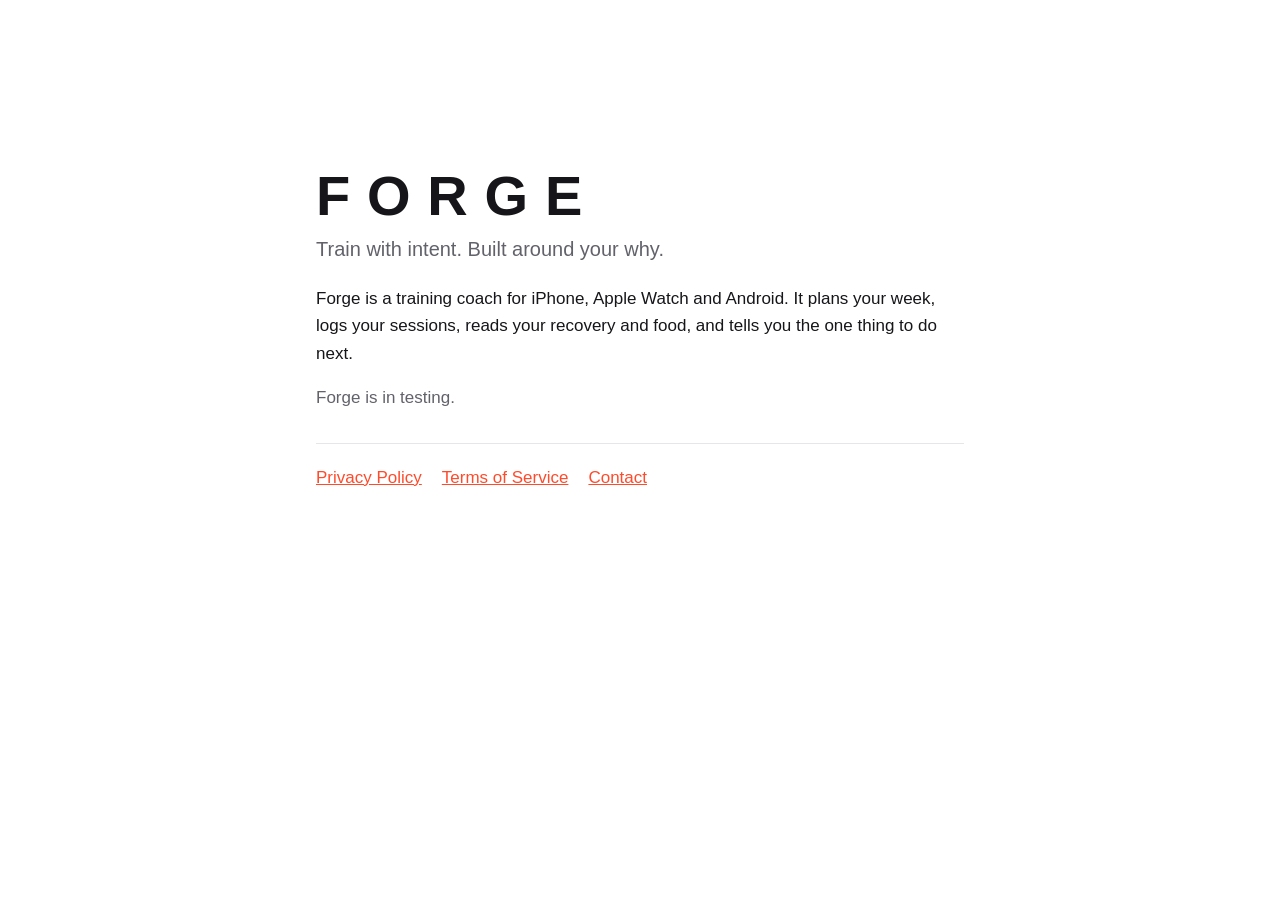
<file: index.html>
<!doctype html>
<html lang="en">
<head>
<meta charset="utf-8">
<meta name="viewport" content="width=device-width, initial-scale=1">
<title>Forge</title>
<meta name="description" content="Forge: a training coach that plans, logs and reads your training, recovery and food.">
<link rel="stylesheet" href="style.css">
</head>
<body>
<main class="home">
<h1 class="mark">FORGE</h1>
<p class="lede">Train with intent. Built around your why.</p>
<p>Forge is a training coach for iPhone, Apple Watch and Android. It plans your week, logs your sessions, reads your
recovery and food, and tells you the one thing to do next.</p>
<p class="muted">Forge is in testing.</p>
<nav>
<a href="privacy.html">Privacy Policy</a>
<a href="terms.html">Terms of Service</a>
<a href="mailto:forge.coach.fitness@gmail.com">Contact</a>
</nav>
</main>
</body>
</html>
</file>
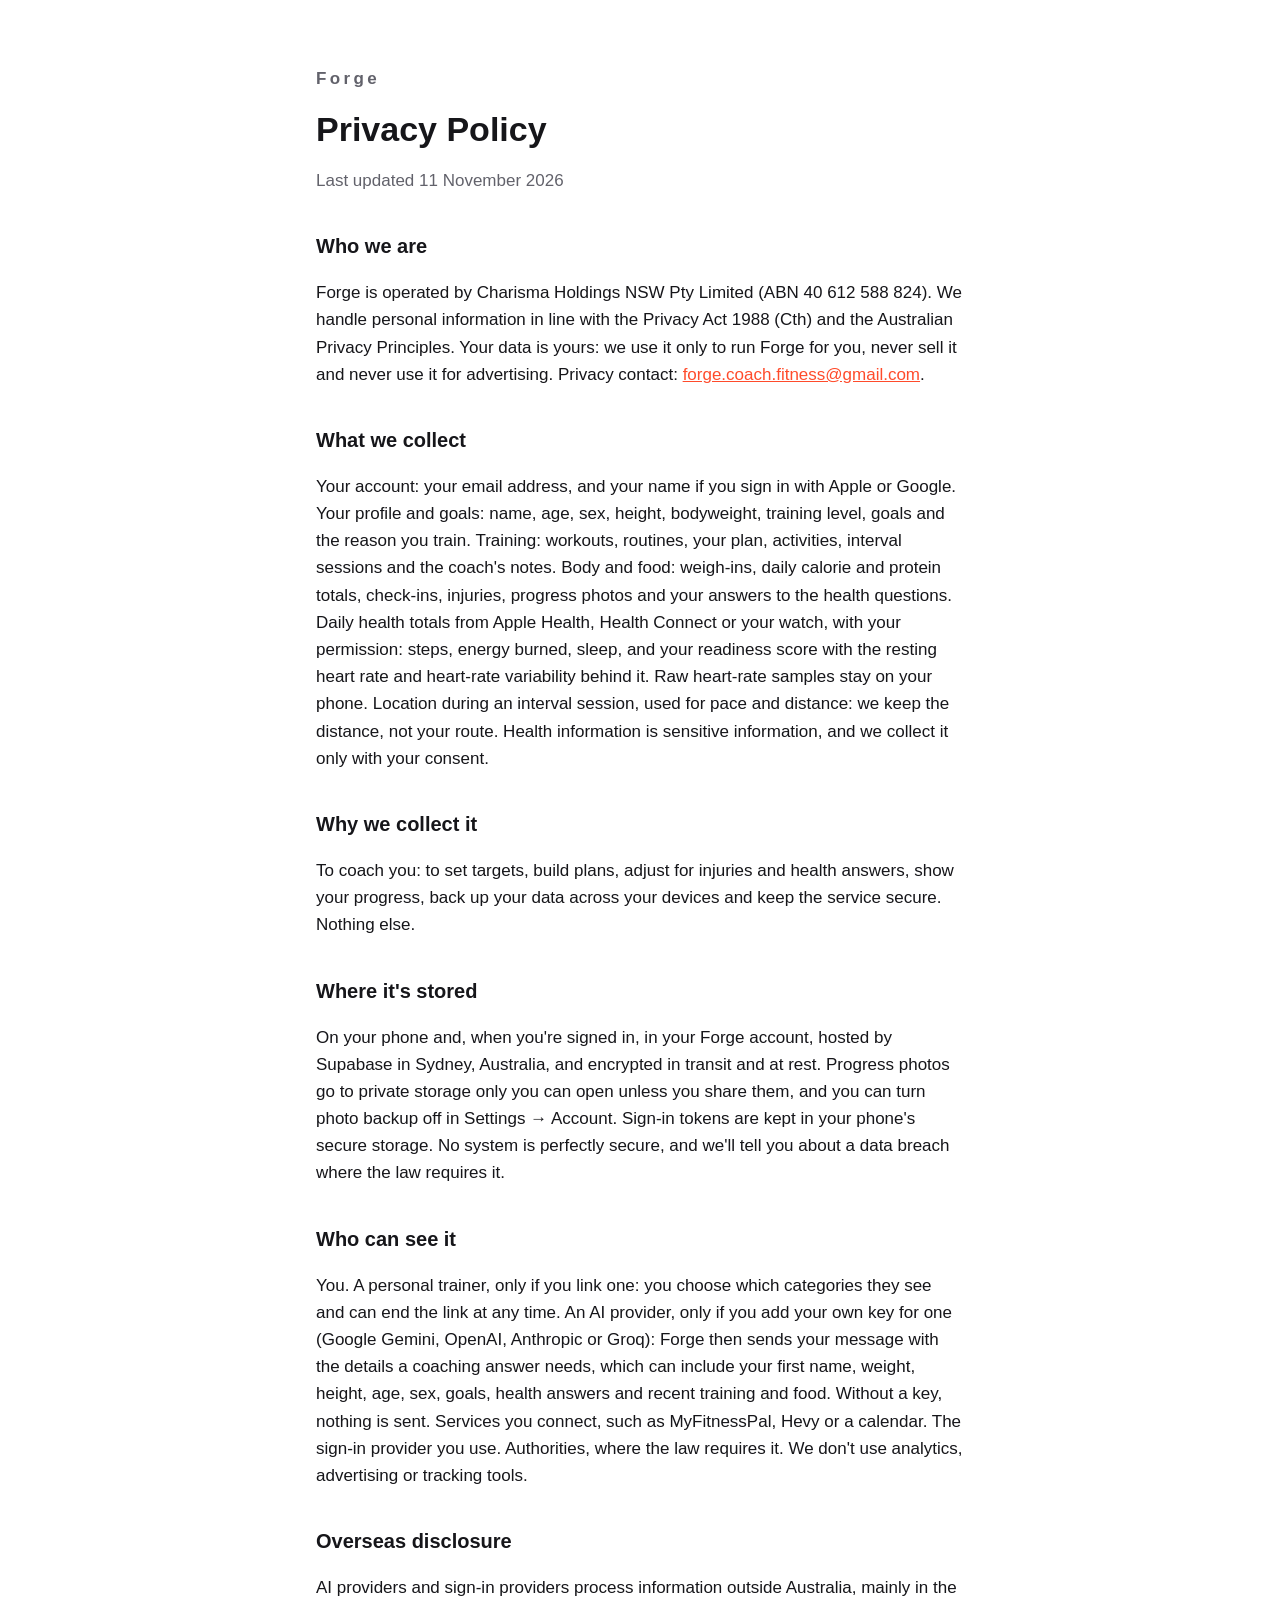
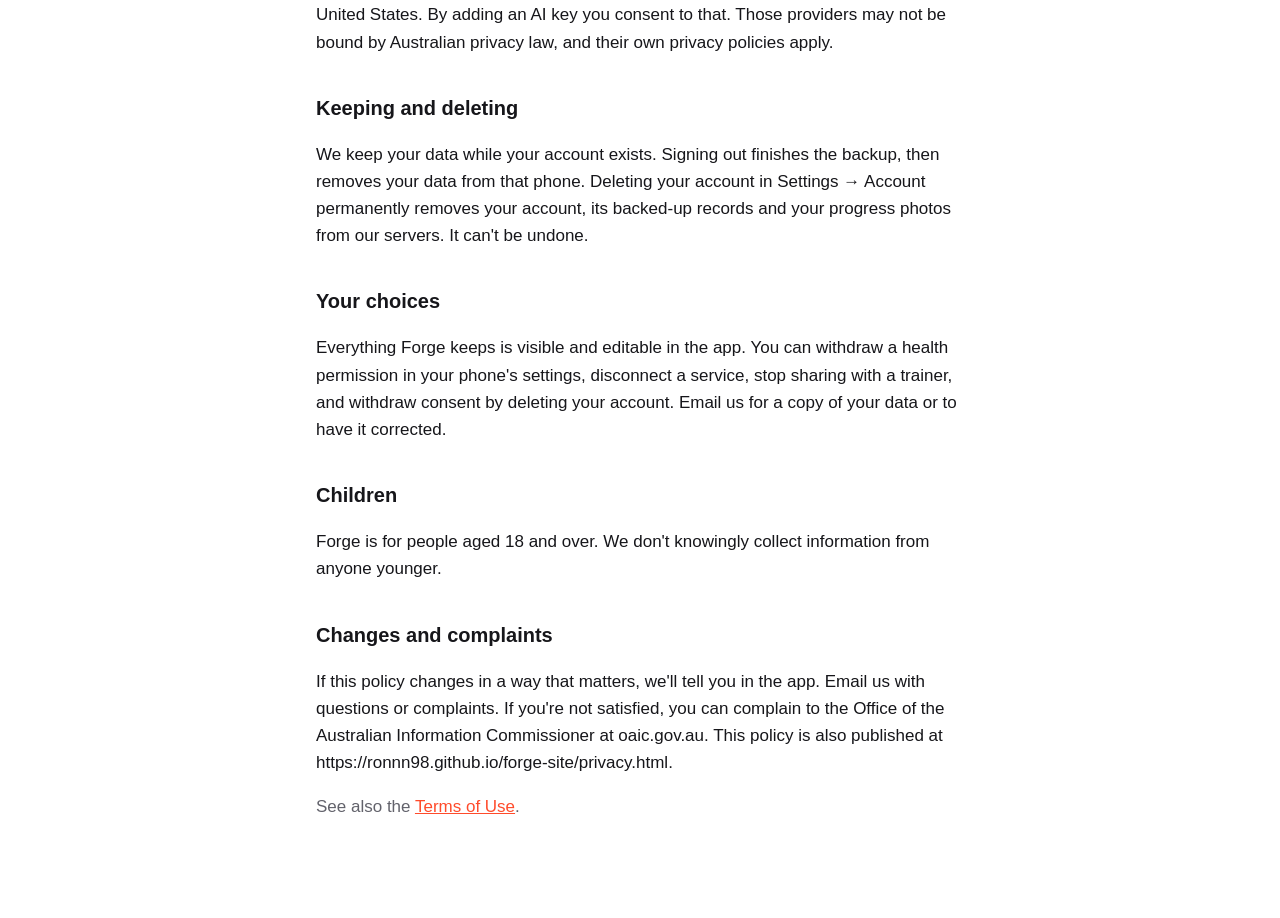
<file: privacy.html>
<!doctype html>
<html lang="en">
<head>
<meta charset="utf-8">
<meta name="viewport" content="width=device-width, initial-scale=1">
<title>Forge Privacy Policy</title>
<link rel="stylesheet" href="style.css">
</head>
<body>
<main>
<p class="back"><a href="./">Forge</a></p>
<h1>Privacy Policy</h1>
<p class="muted">Last updated 11 November 2026</p>

<h2>Who we are</h2>
<p>Forge is operated by Charisma Holdings NSW Pty Limited (ABN 40 612 588 824). We handle personal information in line with the Privacy Act 1988 (Cth) and the Australian Privacy Principles. Your data is yours: we use it only to run Forge for you, never sell it and never use it for advertising. Privacy contact: <a href="mailto:forge.coach.fitness@gmail.com">forge.coach.fitness@gmail.com</a>.</p>

<h2>What we collect</h2>
<p>Your account: your email address, and your name if you sign in with Apple or Google. Your profile and goals: name, age, sex, height, bodyweight, training level, goals and the reason you train. Training: workouts, routines, your plan, activities, interval sessions and the coach's notes. Body and food: weigh-ins, daily calorie and protein totals, check-ins, injuries, progress photos and your answers to the health questions. Daily health totals from Apple Health, Health Connect or your watch, with your permission: steps, energy burned, sleep, and your readiness score with the resting heart rate and heart-rate variability behind it. Raw heart-rate samples stay on your phone. Location during an interval session, used for pace and distance: we keep the distance, not your route. Health information is sensitive information, and we collect it only with your consent.</p>

<h2>Why we collect it</h2>
<p>To coach you: to set targets, build plans, adjust for injuries and health answers, show your progress, back up your data across your devices and keep the service secure. Nothing else.</p>

<h2>Where it&#x27;s stored</h2>
<p>On your phone and, when you're signed in, in your Forge account, hosted by Supabase in Sydney, Australia, and encrypted in transit and at rest. Progress photos go to private storage only you can open unless you share them, and you can turn photo backup off in Settings → Account. Sign-in tokens are kept in your phone's secure storage. No system is perfectly secure, and we'll tell you about a data breach where the law requires it.</p>

<h2>Who can see it</h2>
<p>You. A personal trainer, only if you link one: you choose which categories they see and can end the link at any time. An AI provider, only if you add your own key for one (Google Gemini, OpenAI, Anthropic or Groq): Forge then sends your message with the details a coaching answer needs, which can include your first name, weight, height, age, sex, goals, health answers and recent training and food. Without a key, nothing is sent. Services you connect, such as MyFitnessPal, Hevy or a calendar. The sign-in provider you use. Authorities, where the law requires it. We don't use analytics, advertising or tracking tools.</p>

<h2>Overseas disclosure</h2>
<p>AI providers and sign-in providers process information outside Australia, mainly in the United States. By adding an AI key you consent to that. Those providers may not be bound by Australian privacy law, and their own privacy policies apply.</p>

<h2>Keeping and deleting</h2>
<p>We keep your data while your account exists. Signing out finishes the backup, then removes your data from that phone. Deleting your account in Settings → Account permanently removes your account, its backed-up records and your progress photos from our servers. It can't be undone.</p>

<h2>Your choices</h2>
<p>Everything Forge keeps is visible and editable in the app. You can withdraw a health permission in your phone's settings, disconnect a service, stop sharing with a trainer, and withdraw consent by deleting your account. Email us for a copy of your data or to have it corrected.</p>

<h2>Children</h2>
<p>Forge is for people aged 18 and over. We don't knowingly collect information from anyone younger.</p>

<h2>Changes and complaints</h2>
<p>If this policy changes in a way that matters, we'll tell you in the app. Email us with questions or complaints. If you're not satisfied, you can complain to the Office of the Australian Information Commissioner at oaic.gov.au. This policy is also published at https://ronnn98.github.io/forge-site/privacy.html.</p>

<p class="muted">See also the <a href="terms.html">Terms of Use</a>.</p>
</main>
</body>
</html>
</file>
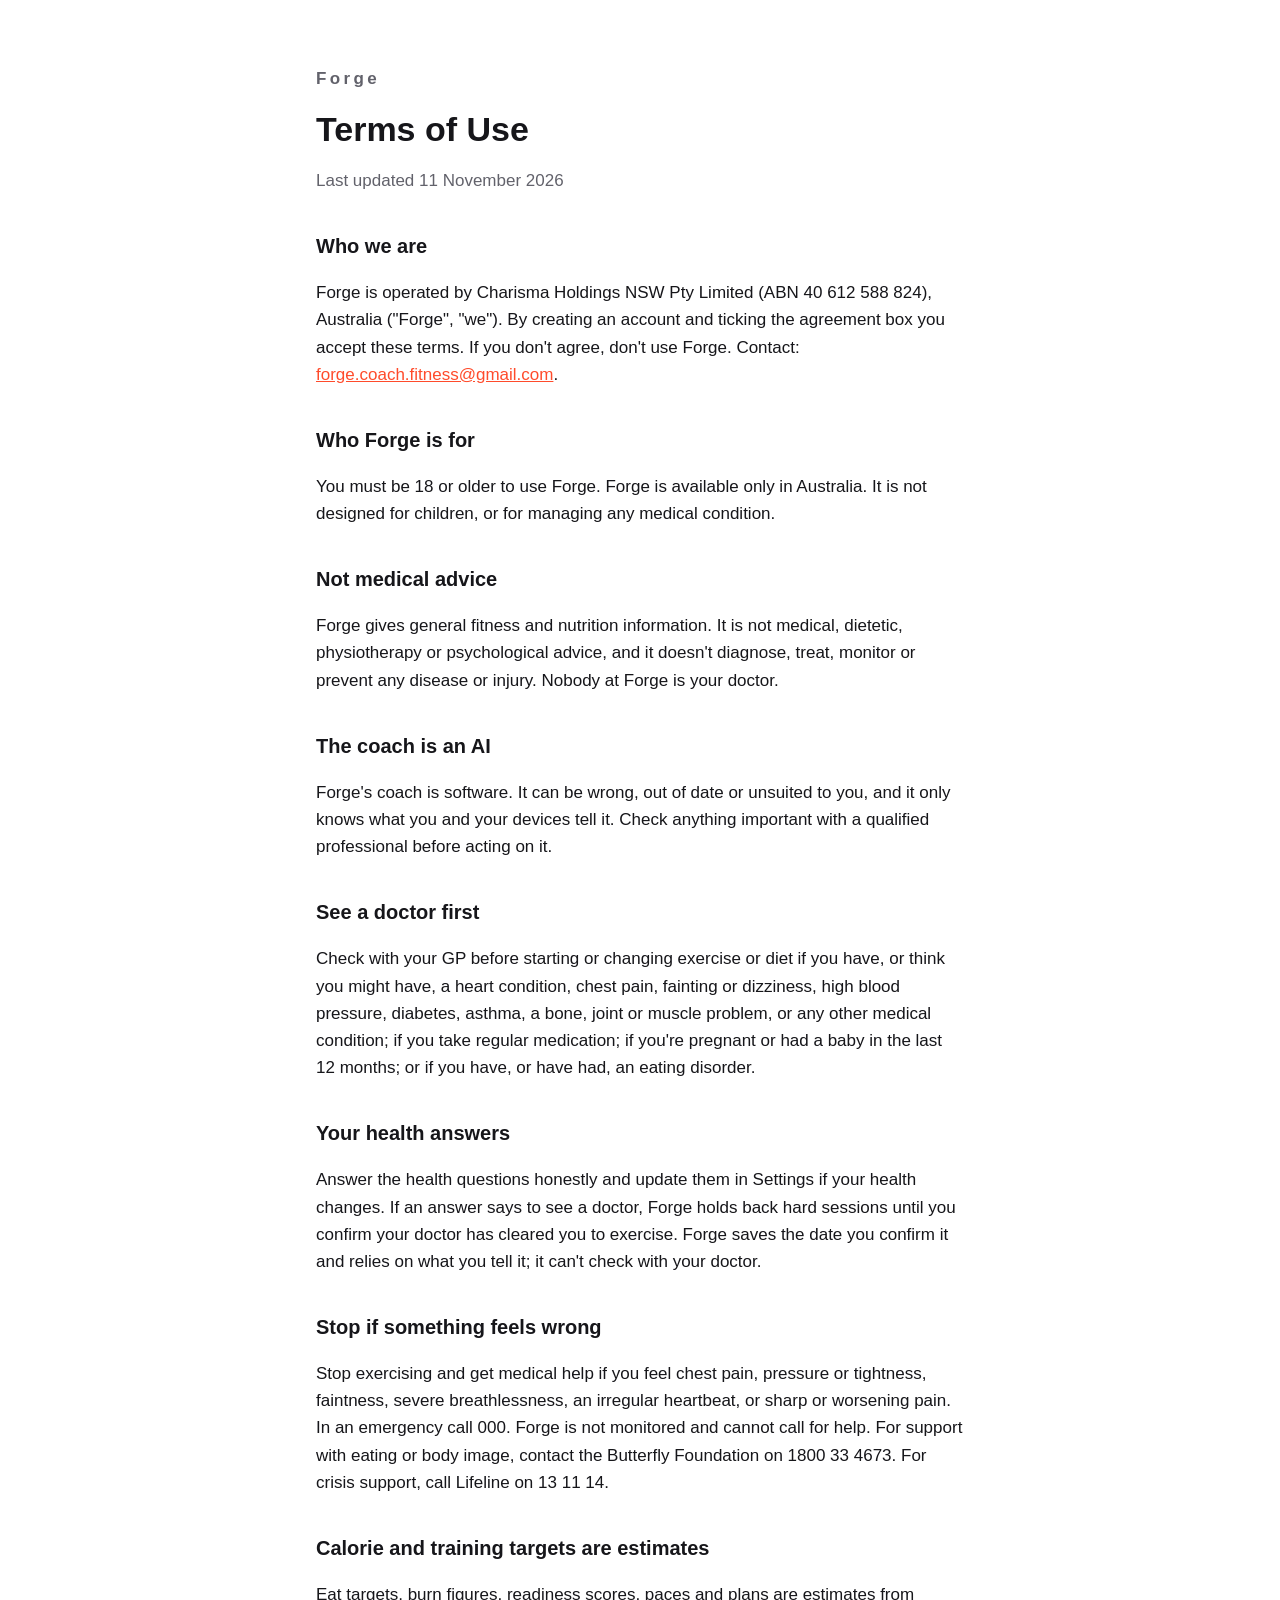
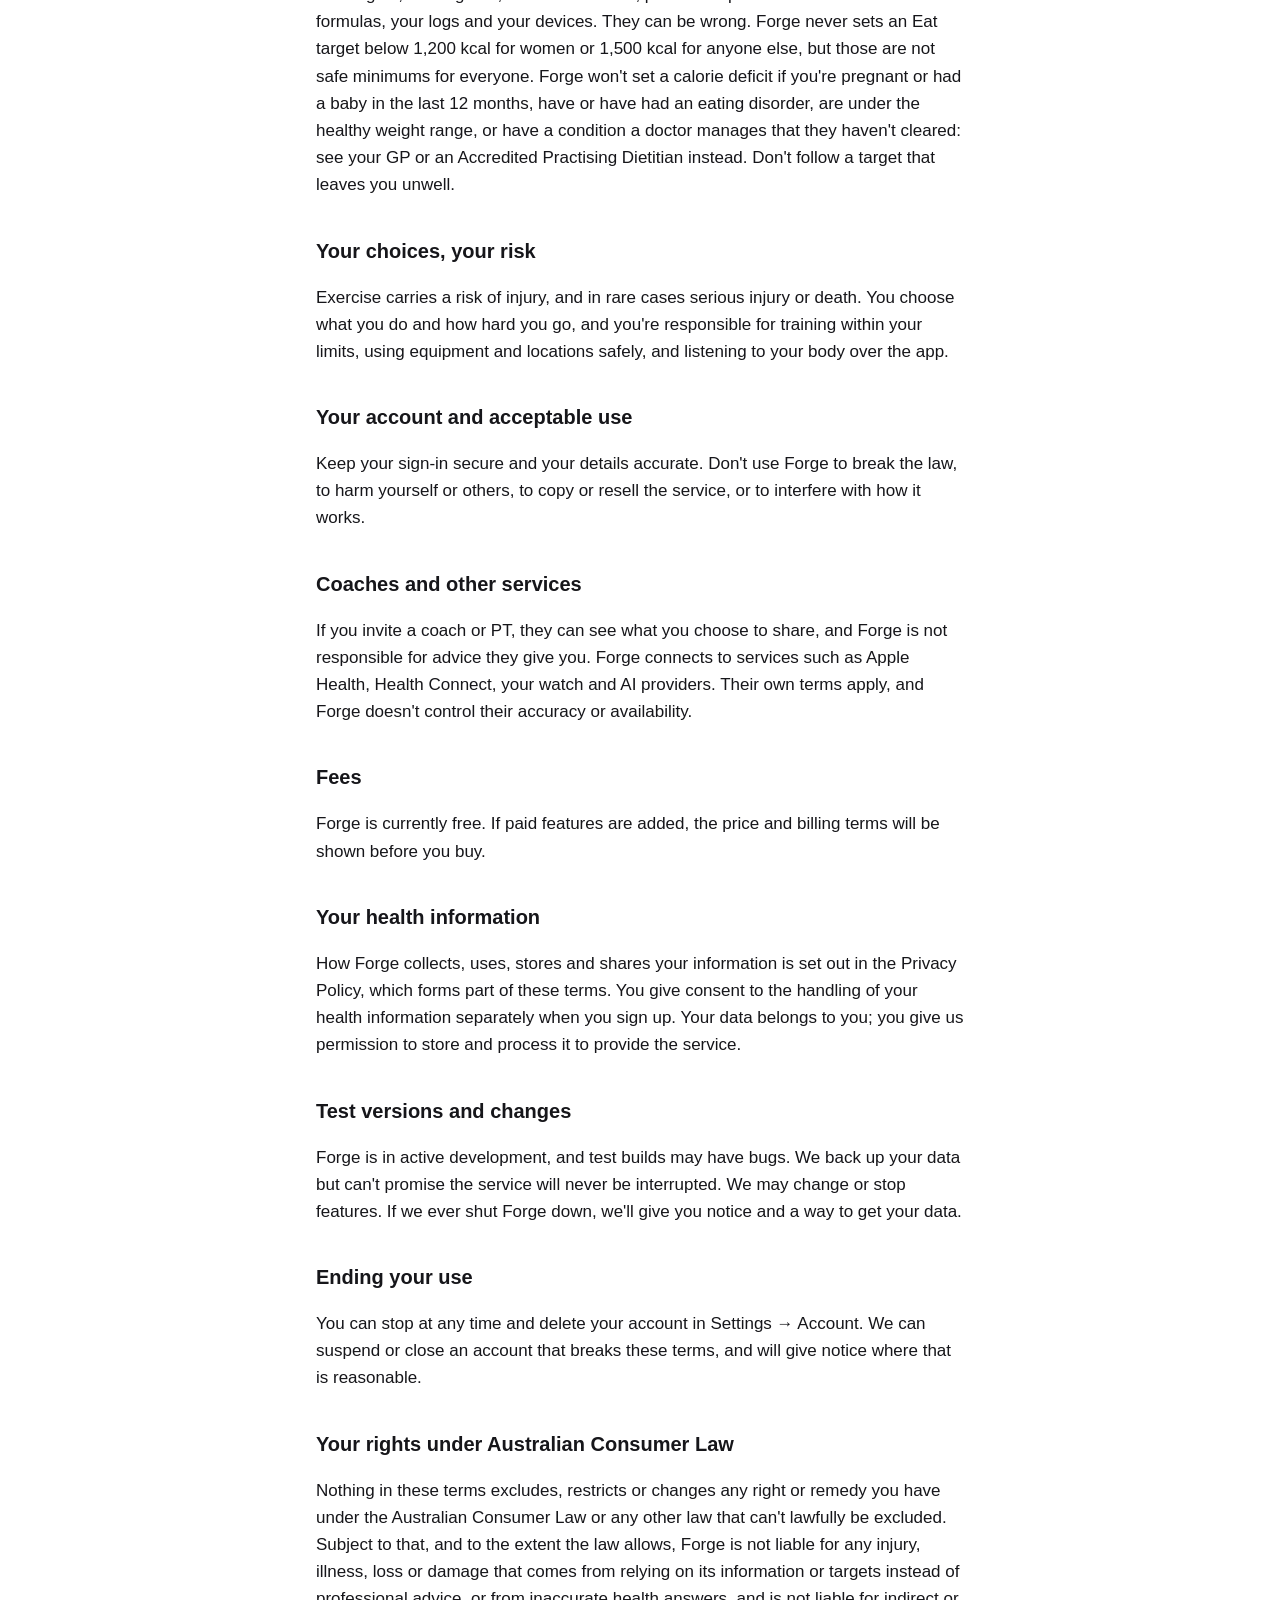
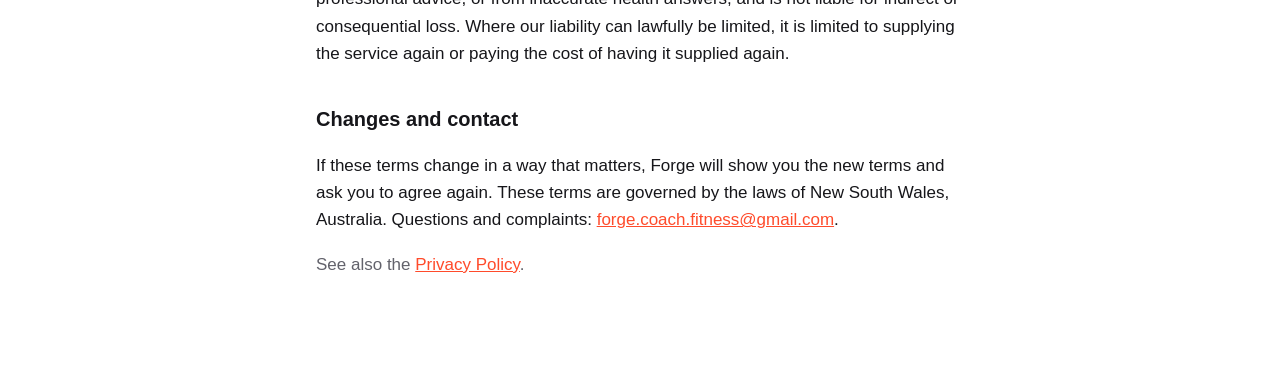
<file: terms.html>
<!doctype html>
<html lang="en">
<head>
<meta charset="utf-8">
<meta name="viewport" content="width=device-width, initial-scale=1">
<title>Forge Terms of Use</title>
<link rel="stylesheet" href="style.css">
</head>
<body>
<main>
<p class="back"><a href="./">Forge</a></p>
<h1>Terms of Use</h1>
<p class="muted">Last updated 11 November 2026</p>

<h2>Who we are</h2>
<p>Forge is operated by Charisma Holdings NSW Pty Limited (ABN 40 612 588 824), Australia ("Forge", "we"). By creating an account and ticking the agreement box you accept these terms. If you don't agree, don't use Forge. Contact: <a href="mailto:forge.coach.fitness@gmail.com">forge.coach.fitness@gmail.com</a>.</p>

<h2>Who Forge is for</h2>
<p>You must be 18 or older to use Forge. Forge is available only in Australia. It is not designed for children, or for managing any medical condition.</p>

<h2>Not medical advice</h2>
<p>Forge gives general fitness and nutrition information. It is not medical, dietetic, physiotherapy or psychological advice, and it doesn't diagnose, treat, monitor or prevent any disease or injury. Nobody at Forge is your doctor.</p>

<h2>The coach is an AI</h2>
<p>Forge's coach is software. It can be wrong, out of date or unsuited to you, and it only knows what you and your devices tell it. Check anything important with a qualified professional before acting on it.</p>

<h2>See a doctor first</h2>
<p>Check with your GP before starting or changing exercise or diet if you have, or think you might have, a heart condition, chest pain, fainting or dizziness, high blood pressure, diabetes, asthma, a bone, joint or muscle problem, or any other medical condition; if you take regular medication; if you're pregnant or had a baby in the last 12 months; or if you have, or have had, an eating disorder.</p>

<h2>Your health answers</h2>
<p>Answer the health questions honestly and update them in Settings if your health changes. If an answer says to see a doctor, Forge holds back hard sessions until you confirm your doctor has cleared you to exercise. Forge saves the date you confirm it and relies on what you tell it; it can't check with your doctor.</p>

<h2>Stop if something feels wrong</h2>
<p>Stop exercising and get medical help if you feel chest pain, pressure or tightness, faintness, severe breathlessness, an irregular heartbeat, or sharp or worsening pain. In an emergency call 000. Forge is not monitored and cannot call for help. For support with eating or body image, contact the Butterfly Foundation on 1800 33 4673. For crisis support, call Lifeline on 13 11 14.</p>

<h2>Calorie and training targets are estimates</h2>
<p>Eat targets, burn figures, readiness scores, paces and plans are estimates from formulas, your logs and your devices. They can be wrong. Forge never sets an Eat target below 1,200 kcal for women or 1,500 kcal for anyone else, but those are not safe minimums for everyone. Forge won't set a calorie deficit if you're pregnant or had a baby in the last 12 months, have or have had an eating disorder, are under the healthy weight range, or have a condition a doctor manages that they haven't cleared: see your GP or an Accredited Practising Dietitian instead. Don't follow a target that leaves you unwell.</p>

<h2>Your choices, your risk</h2>
<p>Exercise carries a risk of injury, and in rare cases serious injury or death. You choose what you do and how hard you go, and you're responsible for training within your limits, using equipment and locations safely, and listening to your body over the app.</p>

<h2>Your account and acceptable use</h2>
<p>Keep your sign-in secure and your details accurate. Don't use Forge to break the law, to harm yourself or others, to copy or resell the service, or to interfere with how it works.</p>

<h2>Coaches and other services</h2>
<p>If you invite a coach or PT, they can see what you choose to share, and Forge is not responsible for advice they give you. Forge connects to services such as Apple Health, Health Connect, your watch and AI providers. Their own terms apply, and Forge doesn't control their accuracy or availability.</p>

<h2>Fees</h2>
<p>Forge is currently free. If paid features are added, the price and billing terms will be shown before you buy.</p>

<h2>Your health information</h2>
<p>How Forge collects, uses, stores and shares your information is set out in the Privacy Policy, which forms part of these terms. You give consent to the handling of your health information separately when you sign up. Your data belongs to you; you give us permission to store and process it to provide the service.</p>

<h2>Test versions and changes</h2>
<p>Forge is in active development, and test builds may have bugs. We back up your data but can't promise the service will never be interrupted. We may change or stop features. If we ever shut Forge down, we'll give you notice and a way to get your data.</p>

<h2>Ending your use</h2>
<p>You can stop at any time and delete your account in Settings → Account. We can suspend or close an account that breaks these terms, and will give notice where that is reasonable.</p>

<h2>Your rights under Australian Consumer Law</h2>
<p>Nothing in these terms excludes, restricts or changes any right or remedy you have under the Australian Consumer Law or any other law that can't lawfully be excluded. Subject to that, and to the extent the law allows, Forge is not liable for any injury, illness, loss or damage that comes from relying on its information or targets instead of professional advice, or from inaccurate health answers, and is not liable for indirect or consequential loss. Where our liability can lawfully be limited, it is limited to supplying the service again or paying the cost of having it supplied again.</p>

<h2>Changes and contact</h2>
<p>If these terms change in a way that matters, Forge will show you the new terms and ask you to agree again. These terms are governed by the laws of New South Wales, Australia. Questions and complaints: <a href="mailto:forge.coach.fitness@gmail.com">forge.coach.fitness@gmail.com</a>.</p>

<p class="muted">See also the <a href="privacy.html">Privacy Policy</a>.</p>
</main>
</body>
</html>
</file>
<file: style.css>
:root { --bg: #0f0f12; --text: #f2f2f4; --muted: #9a9aa3; --accent: #ff4b2b; --line: #26262c; }
@media (prefers-color-scheme: light) { :root { --bg: #ffffff; --text: #16161a; --muted: #62626b; --line: #e6e6ea; } }
* { box-sizing: border-box; }
body { margin: 0; background: var(--bg); color: var(--text); font: 17px/1.6 -apple-system, BlinkMacSystemFont, "Segoe UI", Roboto, sans-serif; }
main { max-width: 680px; margin: 0 auto; padding: 48px 16px 80px; }
h1 { font-size: 34px; line-height: 1.2; margin: 8px 0 4px; }
h2 { font-size: 20px; margin: 36px 0 8px; }
a { color: var(--accent); }
ul { padding-left: 20px; }
li { margin: 6px 0; }
.muted { color: var(--muted); }
.back a { color: var(--muted); text-decoration: none; font-weight: 600; letter-spacing: .2em; }
.home { padding-top: 18vh; }
.mark { font-size: 56px; letter-spacing: .3em; margin: 0; }
.lede { color: var(--muted); font-size: 20px; margin-top: 4px; }
nav { display: flex; gap: 20px; flex-wrap: wrap; margin-top: 32px; border-top: 1px solid var(--line); padding-top: 20px; }
</file>
